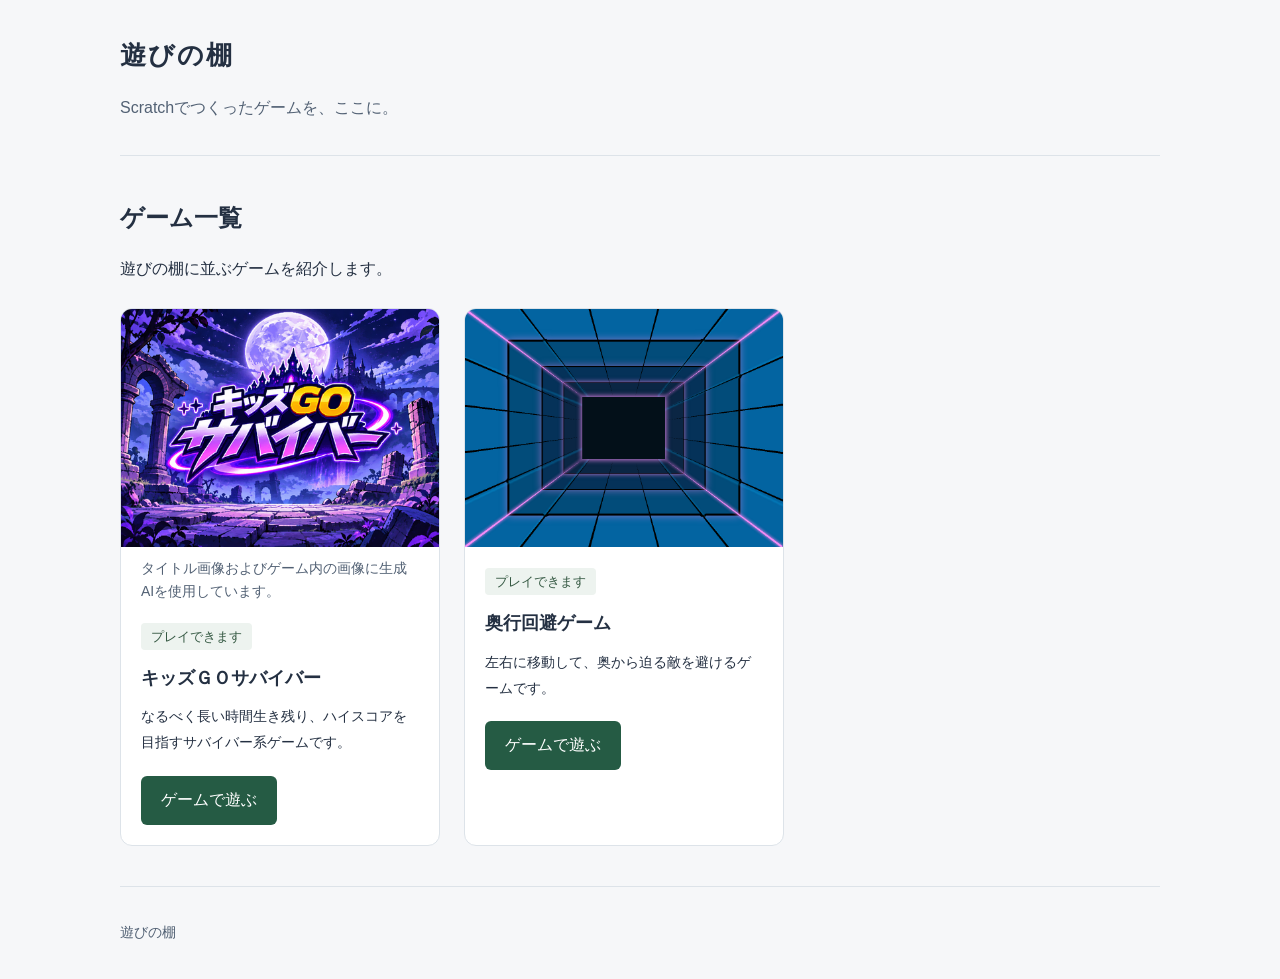
<file: index.html>
<!doctype html>
<html lang="ja">
<head>
  <meta charset="UTF-8">
  <meta name="viewport" content="width=device-width, initial-scale=1.0">
  <title>遊びの棚 | ゲーム一覧</title>
  <link rel="stylesheet" href="./css/style.css">
  <script src="./js/main.js" defer></script>
</head>
<body>
  <header class="site-header container">
    <p class="site-name">遊びの棚</p>
    <p>Scratchでつくったゲームを、ここに。</p>
  </header>
  <main class="container">
    <section aria-labelledby="games-heading">
      <h1 id="games-heading">ゲーム一覧</h1>
      <p>遊びの棚に並ぶゲームを紹介します。</p>
      <div class="game-list">
        <article class="game-card">
          <figure class="game-thumbnail">
            <img src="./assets/images/survivor-title.png" alt="キッズＧＯサバイバーのタイトル画像" width="960" height="720">
            <figcaption class="asset-credit">タイトル画像およびゲーム内の画像に生成AIを使用しています。</figcaption>
          </figure>
          <div class="game-details">
            <p class="game-status">プレイできます</p>
            <h2>キッズＧＯサバイバー</h2>
            <p>なるべく長い時間生き残り、ハイスコアを目指すサバイバー系ゲームです。</p>
            <a class="play-link" href="./play-survivor.html">ゲームで遊ぶ</a>
          </div>
        </article>
        <article class="game-card">
          <figure class="game-thumbnail">
            <img src="./assets/images/depth-dodge-backdrop.png" alt="奥行回避ゲームのネオントンネルの背景" width="960" height="720">
          </figure>
          <div class="game-details">
            <p class="game-status">プレイできます</p>
            <h2>奥行回避ゲーム</h2>
            <p>左右に移動して、奥から迫る敵を避けるゲームです。</p>
            <a class="play-link" href="./play-depth-dodge.html">ゲームで遊ぶ</a>
          </div>
        </article>
      </div>
    </section>
  </main>
  <footer class="container"><p>遊びの棚</p></footer>
</body>
</html>
</file>
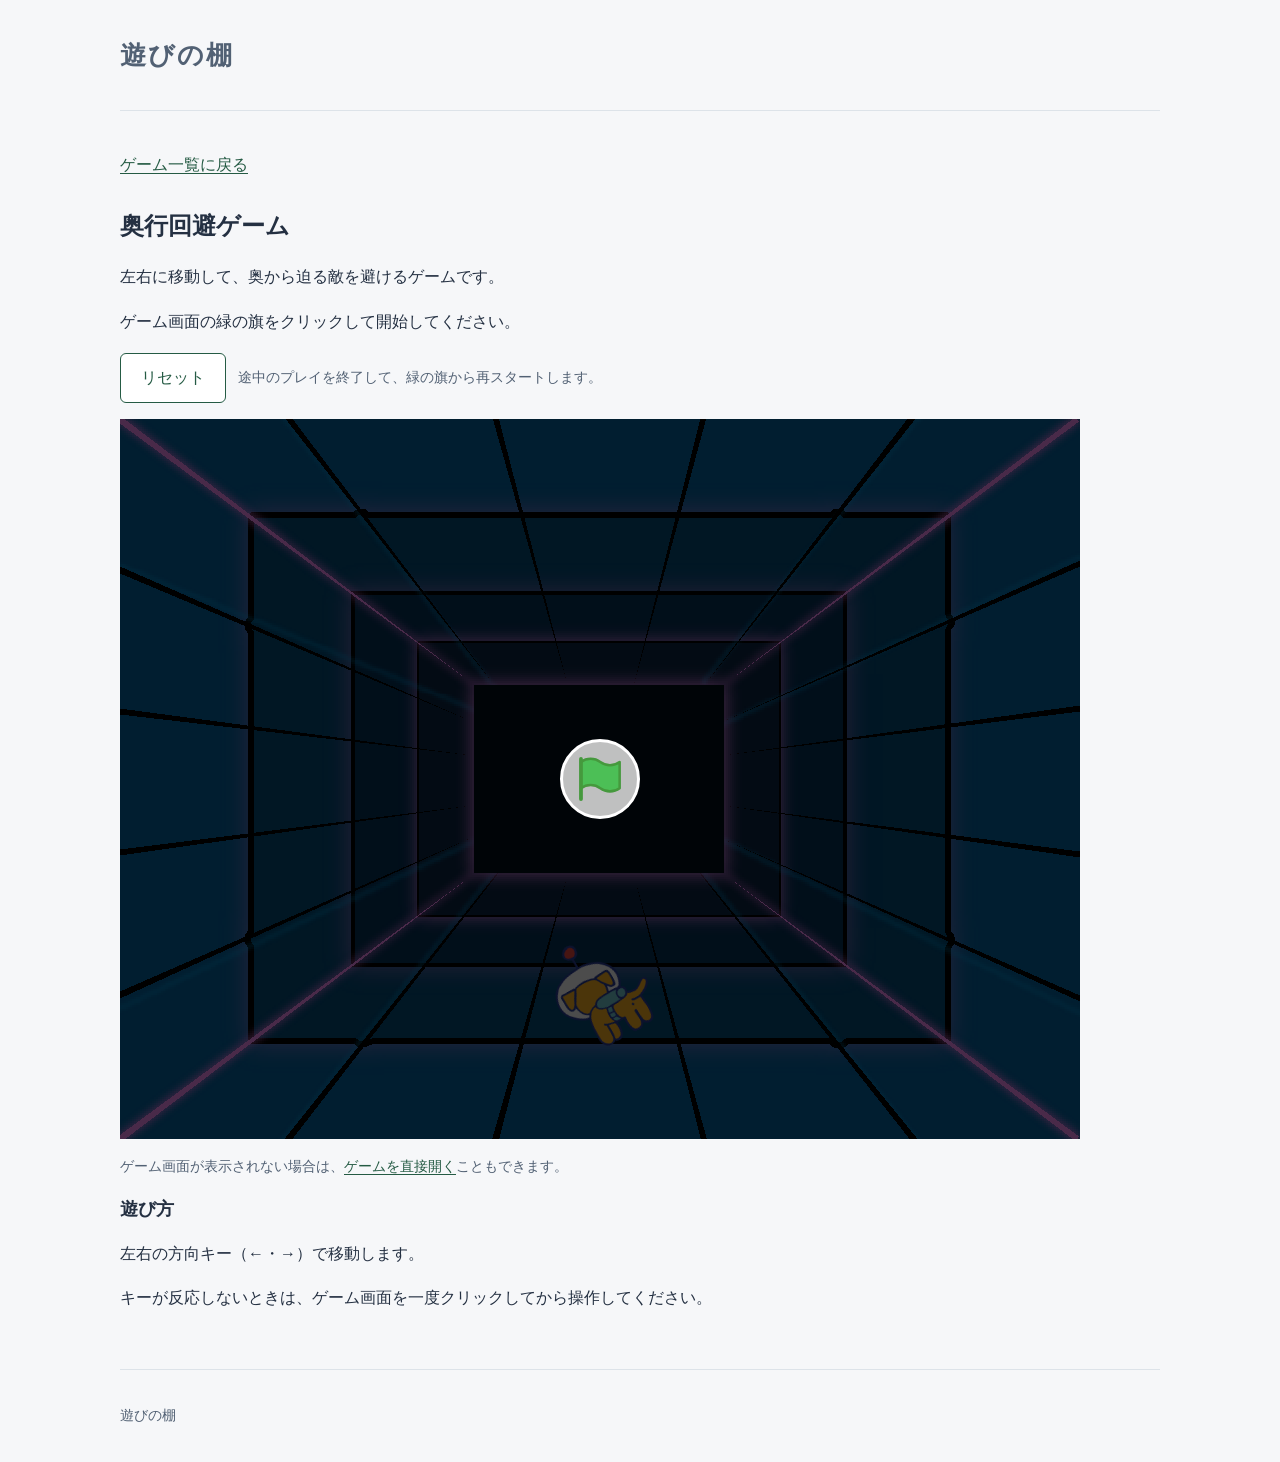
<file: play-depth-dodge.html>
<!doctype html>
<html lang="ja">
<head>
  <meta charset="UTF-8">
  <meta name="viewport" content="width=device-width, initial-scale=1.0">
  <title>奥行回避ゲーム | 遊びの棚</title>
  <link rel="stylesheet" href="./css/style.css">
  <script src="./js/player.js?v=20261128-2" defer></script>
</head>
<body>
  <header class="site-header container"><p class="site-name">遊びの棚</p></header>
  <main class="container">
    <a class="back-link" href="./index.html">ゲーム一覧に戻る</a>
    <h1>奥行回避ゲーム</h1>
    <p>左右に移動して、奥から迫る敵を避けるゲームです。</p>
    <p id="play-help">ゲーム画面の緑の旗をクリックして開始してください。</p>
    <div class="player-controls">
      <button class="reset-button" id="reset-game" type="button" disabled>リセット</button>
      <span>途中のプレイを終了して、緑の旗から再スタートします。</span>
    </div>
    <p id="player-status" class="player-status" role="status"></p>
    <iframe class="game-frame" src="./games/depth-dodge.html" title="奥行回避ゲームのプレイ画面" aria-describedby="play-help" allow="fullscreen" allowfullscreen></iframe>
    <p class="game-fallback">ゲーム画面が表示されない場合は、<a href="./games/depth-dodge.html">ゲームを直接開く</a>こともできます。</p>
    <section aria-labelledby="controls-heading">
      <h2 id="controls-heading">遊び方</h2>
      <p>左右の方向キー（←・→）で移動します。</p>
      <p>キーが反応しないときは、ゲーム画面を一度クリックしてから操作してください。</p>
    </section>
  </main>
  <footer class="container"><p>遊びの棚</p></footer>
</body>
</html>
</file>
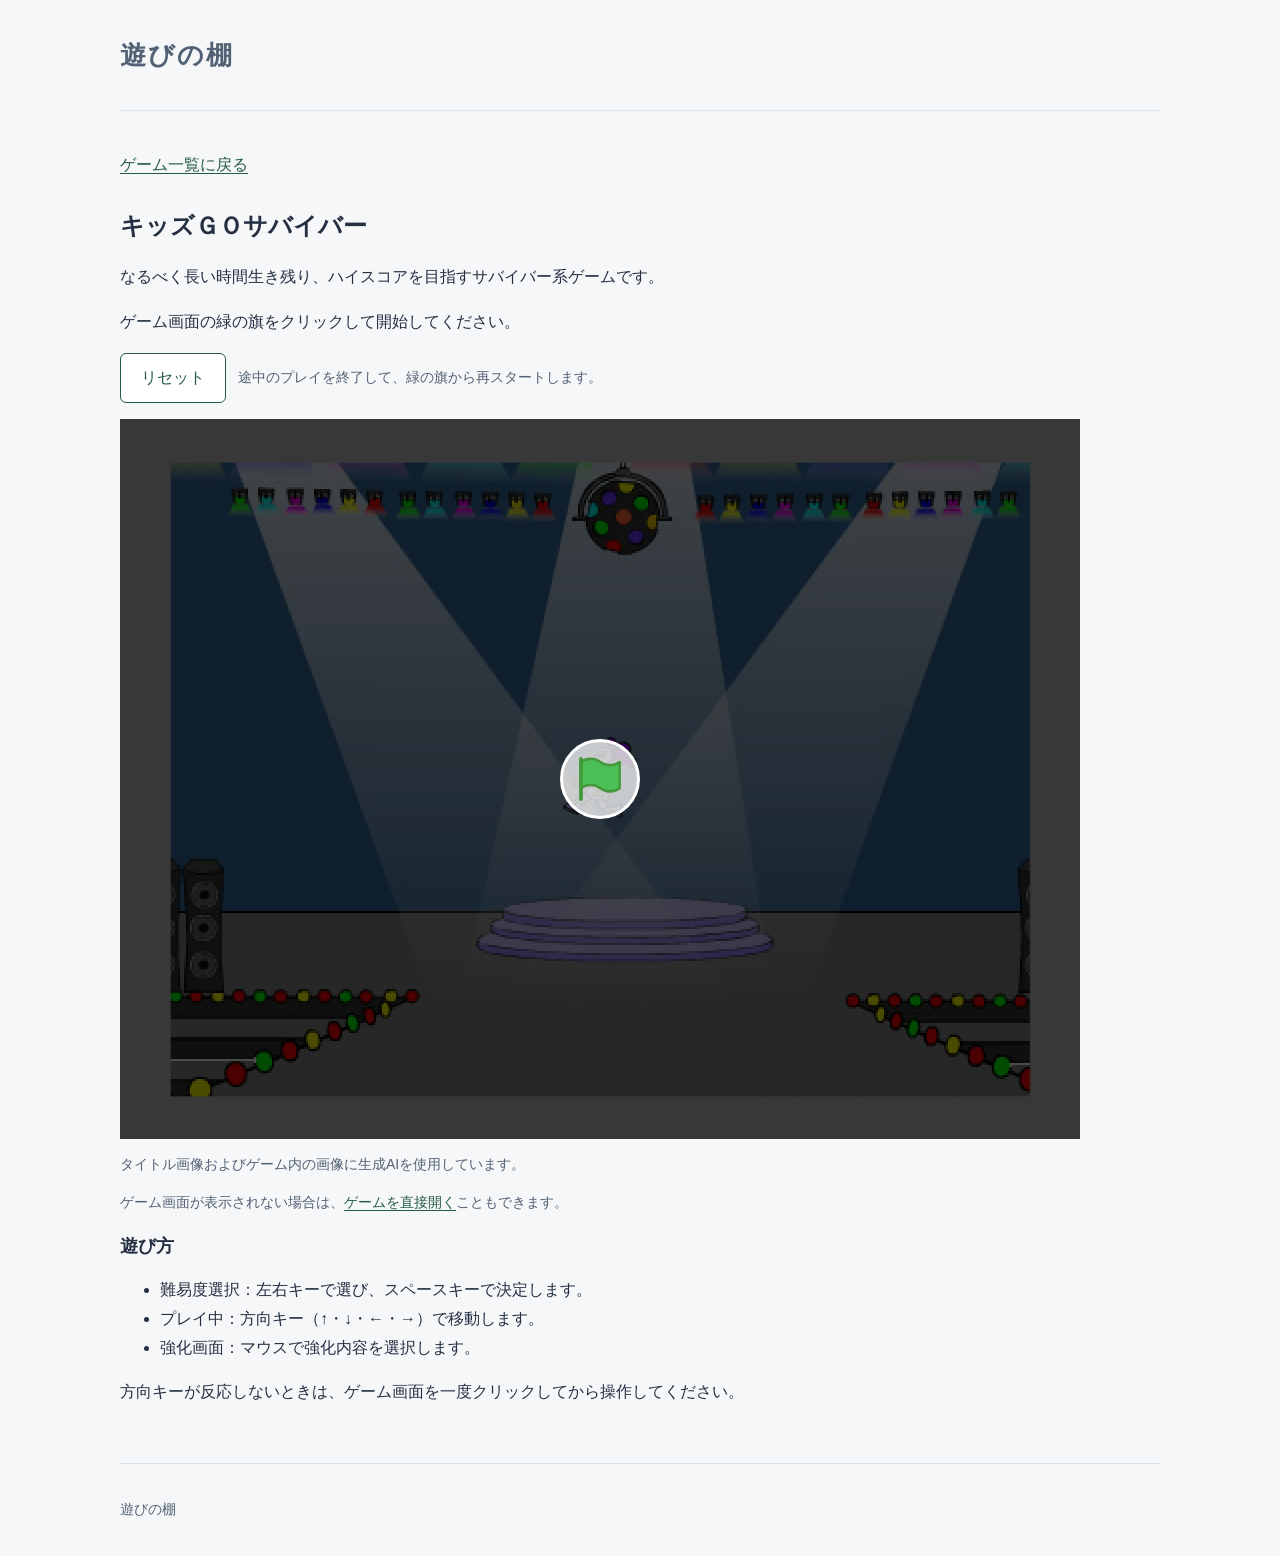
<file: play-survivor.html>
<!doctype html>
<html lang="ja">
<head>
  <meta charset="UTF-8">
  <meta name="viewport" content="width=device-width, initial-scale=1.0">
  <title>キッズＧＯサバイバー | 遊びの棚</title>
  <link rel="stylesheet" href="./css/style.css">
  <script src="./js/player.js?v=20261128-2" defer></script>
</head>
<body>
  <header class="site-header container">
    <p class="site-name">遊びの棚</p>
  </header>
  <main class="container">
    <a class="back-link" href="./index.html">ゲーム一覧に戻る</a>
    <h1>キッズＧＯサバイバー</h1>
    <p>なるべく長い時間生き残り、ハイスコアを目指すサバイバー系ゲームです。</p>
    <p id="play-help">ゲーム画面の緑の旗をクリックして開始してください。</p>
    <div class="player-controls">
      <button class="reset-button" id="reset-game" type="button" disabled>リセット</button>
      <span>途中のプレイを終了して、緑の旗から再スタートします。</span>
    </div>
    <p id="player-status" class="player-status" role="status"></p>
    <!-- iframeは、別のHTMLページをこのページの中に表示する要素です。 -->
    <iframe
      class="game-frame"
      src="./games/survivor.html?v=20261123"
      title="キッズＧＯサバイバーのプレイ画面"
      aria-describedby="play-help"
      allow="fullscreen"
      allowfullscreen
    ></iframe>
    <p class="asset-credit">タイトル画像およびゲーム内の画像に生成AIを使用しています。</p>
    <p class="game-fallback">ゲーム画面が表示されない場合は、<a href="./games/survivor.html">ゲームを直接開く</a>こともできます。</p>
    <section aria-labelledby="controls-heading">
      <h2 id="controls-heading">遊び方</h2>
      <ul>
        <li>難易度選択：左右キーで選び、スペースキーで決定します。</li>
        <li>プレイ中：方向キー（↑・↓・←・→）で移動します。</li>
        <li>強化画面：マウスで強化内容を選択します。</li>
      </ul>
      <p>方向キーが反応しないときは、ゲーム画面を一度クリックしてから操作してください。</p>
    </section>
  </main>
  <footer class="container"><p>遊びの棚</p></footer>
</body>
</html>
</file>
<file: css/style.css>
* { box-sizing: border-box; }
body {
  margin: 0;
  background: #f6f7f9;
  color: #243042;
  font-family: "Yu Gothic", "Meiryo", sans-serif;
  line-height: 1.8;
}
.container { width: min(100% - 40px, 1040px); margin-inline: auto; }
.site-header { padding-block: 32px; border-bottom: 1px solid #dde3e9; }
.site-name { margin: 0; font-size: 1.6rem; font-weight: bold; letter-spacing: 0.08em; }
.site-header > p:last-child { margin-bottom: 0; color: #526174; }
main { padding-block: 40px; }
h1 { margin: 0; font-size: 1.5rem; }
/* Gridは、カードを行や列に並べるCSSの仕組みです。 */
.game-list {
  display: grid;
  grid-template-columns: repeat(auto-fit, minmax(min(100%, 300px), 320px));
  gap: 24px;
  margin-top: 24px;
}
.game-card { overflow: hidden; background: #fff; border: 1px solid #dde3e9; border-radius: 12px; }
.game-thumbnail { margin: 0; }
.game-thumbnail img { display: block; width: 100%; height: auto; }
.asset-credit { color: #526174; font-size: 0.875rem; line-height: 1.6; }
.game-thumbnail figcaption { padding: 10px 20px 0; }
.game-details { padding: 20px; }
.game-status { display: inline-block; margin: 0; padding: 2px 10px; border-radius: 4px; background: #edf3ef; color: #355943; font-size: 0.8rem; }
h2 { margin: 12px 0; font-size: 1.15rem; line-height: 1.6; }
.game-details > p:not(.game-status) { margin: 12px 0 0; font-size: 0.9rem; }
.play-notice { padding-top: 12px; border-top: 1px solid #e5e9ee; color: #526174; }
footer { padding-block: 20px; border-top: 1px solid #dde3e9; color: #526174; font-size: 0.85rem; }

a { color: #255b44; text-underline-offset: 0.2em; }
a:focus-visible { outline: 3px solid #255b44; outline-offset: 4px; }
.play-link {
  display: inline-block;
  margin-top: 20px;
  padding: 10px 20px;
  border-radius: 6px;
  background: #255b44;
  color: #fff;
  text-decoration: none;
}
.play-link:hover { background: #193f2f; }
.back-link { display: inline-block; margin-bottom: 24px; }
.game-frame {
  display: block;
  width: 100%;
  max-width: 960px;
  aspect-ratio: 4 / 3;
  border: 0;
  background: #000;
}
.game-fallback { color: #526174; font-size: 0.9rem; }
.player-controls { display: flex; align-items: center; flex-wrap: wrap; gap: 12px; margin-block: 16px; }
.player-controls span, .player-status { color: #526174; font-size: 0.875rem; }
.reset-button { padding: 10px 20px; border: 1px solid #255b44; border-radius: 6px; background: #fff; color: #255b44; font: inherit; cursor: pointer; }
.reset-button:hover:enabled { background: #edf3ef; }
.reset-button:disabled { opacity: 0.55; cursor: wait; }
.reset-button:focus-visible { outline: 3px solid #255b44; outline-offset: 4px; }
.player-status:empty { display: none; }
</file>
